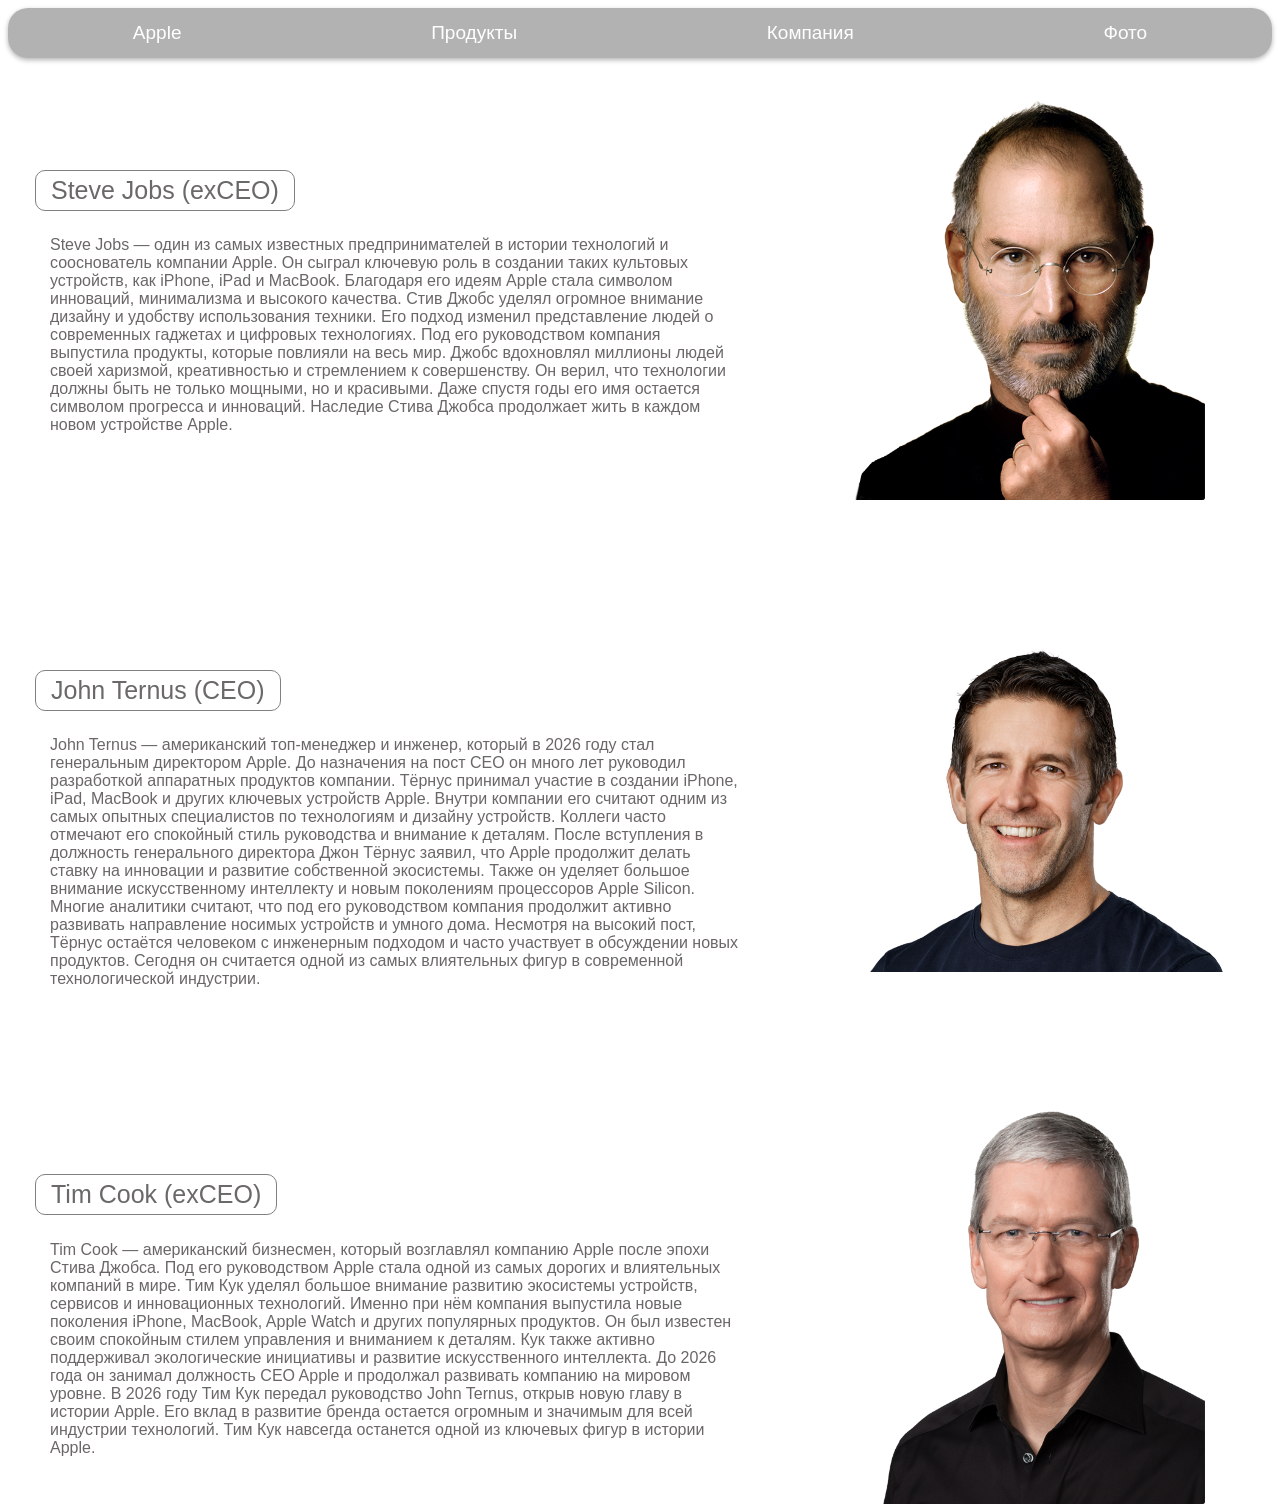
<file: company.html>
<!DOCTYPE html>
<html lang="en">
<head>
    <meta charset="UTF-8">
    <meta name="viewport" content="width=device-width, initial-scale=1.0">
    <title>Компания</title>
    <link rel="stylesheet" href="style.css">
</head>
<body>
  <nav>
        <a href="index.html">Apple</a>
        <a href="products.html">Продукты</a>
        <a href="company.html">Компания</a>
        <a href="photos.html">Фото</a>
    </nav>
    <main>
        <!-- <section class="ceo">
            <section class="johnternus">
                <p class="johnternusname">John Ternus (CEO)</p>
                <p class="johnternusbio">John Ternus — американский топ-менеджер и инженер, который в 2026 году стал генеральным директором Apple. До назначения на пост CEO он много лет руководил разработкой аппаратных продуктов компании. Тёрнус принимал участие в создании iPhone, iPad, MacBook и других ключевых устройств Apple. Внутри компании его считают одним из самых опытных специалистов по технологиям и дизайну устройств. Коллеги часто отмечают его спокойный стиль руководства и внимание к деталям. После вступления в должность генерального директора Джон Тёрнус заявил, что Apple продолжит делать ставку на инновации и развитие собственной экосистемы. Также он уделяет большое внимание искусственному интеллекту и новым поколениям процессоров Apple Silicon. Многие аналитики считают, что под его руководством компания продолжит активно развивать направление носимых устройств и умного дома. Несмотря на высокий пост, Тёрнус остаётся человеком с инженерным подходом и часто участвует в обсуждении новых продуктов. Сегодня он считается одной из самых влиятельных фигур в современной технологической индустрии.</p>
            </section>
            <section class="johnternusphoto"></section>
        </section> -->
        <section class="iphone">
            <section class="iphone-text">
                <p class="iphone-name">Steve Jobs (exCEO)</p>
                <p class="iphone-description">Steve Jobs — один из самых известных предпринимателей в истории технологий и сооснователь компании  Apple. Он сыграл ключевую роль в создании таких культовых устройств, как iPhone, iPad и MacBook. Благодаря его идеям Apple стала символом инноваций, минимализма и высокого качества. Стив Джобс уделял огромное внимание дизайну и удобству использования техники. Его подход изменил представление людей о современных гаджетах и цифровых технологиях. Под его руководством компания выпустила продукты, которые повлияли на весь мир. Джобс вдохновлял миллионы людей своей харизмой, креативностью и стремлением к совершенству. Он верил, что технологии должны быть не только мощными, но и красивыми. Даже спустя годы его имя остается символом прогресса и инноваций. Наследие Стива Джобса продолжает жить в каждом новом устройстве Apple.</p>
            </section>
            <section class="steve-logo">
                <a href="#" class="iphone-link"></a>
            </section>
        </section>
        <section class="iphone">
            <section class="iphone-text">
                <p class="iphone-name">John Ternus (CEO)</p>
                <p class="iphone-description">John Ternus — американский топ-менеджер и инженер, который в 2026 году стал генеральным директором Apple. До назначения на пост CEO он много лет руководил разработкой аппаратных продуктов компании. Тёрнус принимал участие в создании iPhone, iPad, MacBook и других ключевых устройств Apple. Внутри компании его считают одним из самых опытных специалистов по технологиям и дизайну устройств. Коллеги часто отмечают его спокойный стиль руководства и внимание к деталям. После вступления в должность генерального директора Джон Тёрнус заявил, что Apple продолжит делать ставку на инновации и развитие собственной экосистемы. Также он уделяет большое внимание искусственному интеллекту и новым поколениям процессоров Apple Silicon. Многие аналитики считают, что под его руководством компания продолжит активно развивать направление носимых устройств и умного дома. Несмотря на высокий пост, Тёрнус остаётся человеком с инженерным подходом и часто участвует в обсуждении новых продуктов. Сегодня он считается одной из самых влиятельных фигур в современной технологической индустрии.</p>
            </section>
            <section class="ternus-logo">
                <a href="#" class="iphone-link"></a>
            </section>
        </section>
        <section class="iphone">
            <section class="iphone-text">
                <p class="iphone-name">Tim Cook (exCEO)</p>
                <p class="iphone-description">Tim Cook — американский бизнесмен, который возглавлял компанию  Apple￼ после эпохи Стива Джобса. Под его руководством Apple стала одной из самых дорогих и влиятельных компаний в мире. Тим Кук уделял большое внимание развитию экосистемы устройств, сервисов и инновационных технологий. Именно при нём компания выпустила новые поколения iPhone, MacBook, Apple Watch и других популярных продуктов. Он был известен своим спокойным стилем управления и вниманием к деталям. Кук также активно поддерживал экологические инициативы и развитие искусственного интеллекта. До 2026 года он занимал должность CEO Apple и продолжал развивать компанию на мировом уровне. В 2026 году Тим Кук передал руководство John Ternus, открыв новую главу в истории Apple. Его вклад в развитие бренда остается огромным и значимым для всей индустрии технологий. Тим Кук навсегда останется одной из ключевых фигур в истории Apple.</p>
            </section>
            <section class="tim-logo">
                <a href="#" class="iphone-link"></a>
            </section>
        </section>
    </main>
    
</body>
</html>
</file>
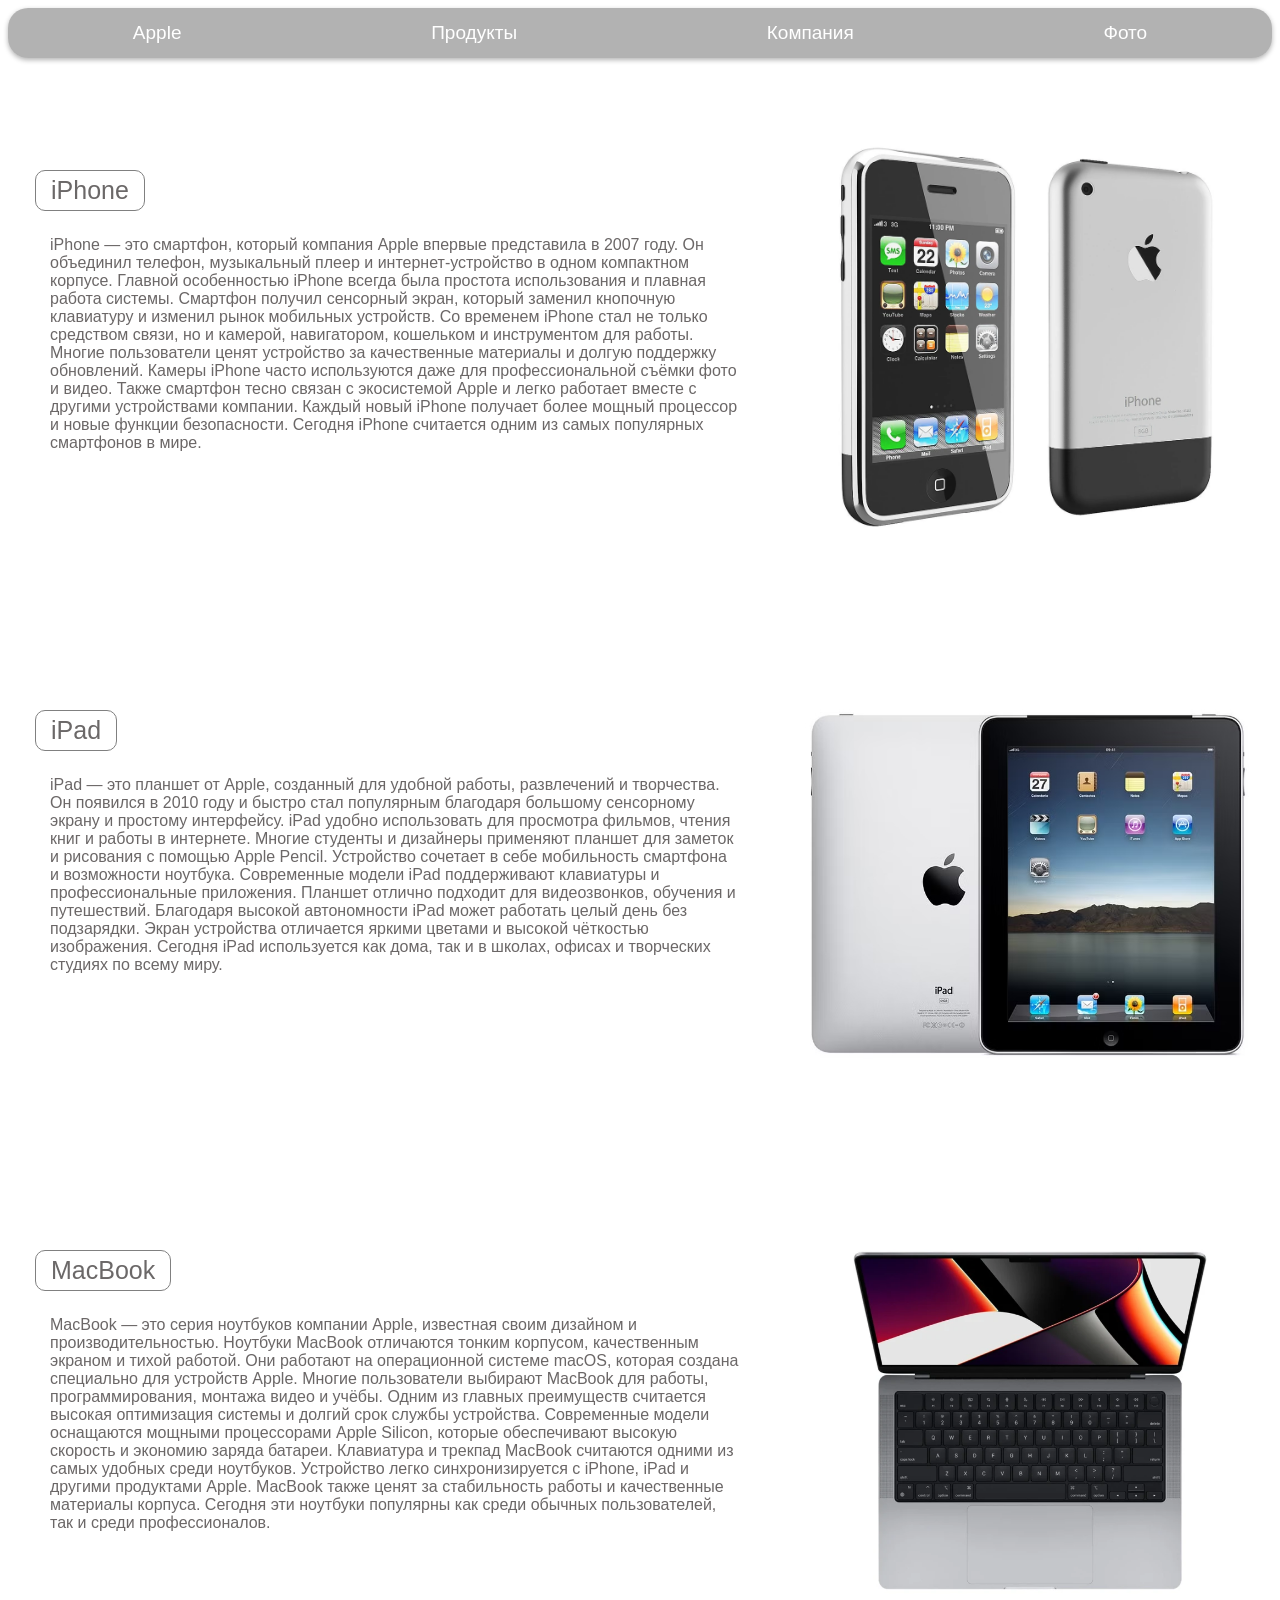
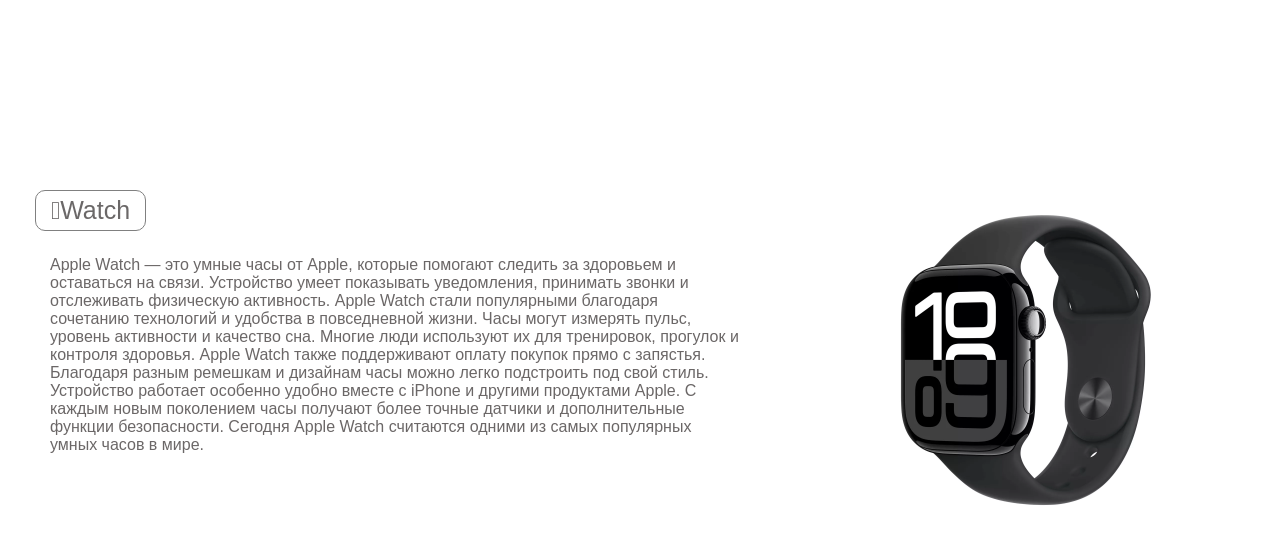
<file: products.html>
<!DOCTYPE html>
<html lang="en">
<head>
    <meta charset="UTF-8">
    <meta name="viewport" content="width=device-width, initial-scale=1.0">
    <title>Корпорация Apple</title>
    <link rel="stylesheet" href="style.css">
</head>
<body>
  <nav>
        <a href="index.html">Apple</a>
        <a href="products.html">Продукты</a>
        <a href="company.html">Компания</a>
        <a href="photos.html">Фото</a>
    </nav>
    <main>
        <section class="iphone">
            <section class="iphone-text">
                <p class="iphone-name">iPhone</p>
                <p class="iphone-description">iPhone — это смартфон, который компания Apple впервые представила в 2007 году. Он объединил телефон, музыкальный плеер и интернет-устройство в одном компактном корпусе. Главной особенностью iPhone всегда была простота использования и плавная работа системы. Смартфон получил сенсорный экран, который заменил кнопочную клавиатуру и изменил рынок мобильных устройств. Со временем iPhone стал не только средством связи, но и камерой, навигатором, кошельком и инструментом для работы. Многие пользователи ценят устройство за качественные материалы и долгую поддержку обновлений. Камеры iPhone часто используются даже для профессиональной съёмки фото и видео. Также смартфон тесно связан с экосистемой Apple и легко работает вместе с другими устройствами компании. Каждый новый iPhone получает более мощный процессор и новые функции безопасности. Сегодня iPhone считается одним из самых популярных смартфонов в мире.</p>
            </section>
            <section class="iphone-logo">
                <a href="#" class="iphone-link"></a>
            </section>
        </section>
        <section class="iphone">
            <section class="iphone-text">
                <p class="iphone-name">iPad</p>
                <p class="iphone-description">iPad — это планшет от Apple, созданный для удобной работы, развлечений и творчества. Он появился в 2010 году и быстро стал популярным благодаря большому сенсорному экрану и простому интерфейсу. iPad удобно использовать для просмотра фильмов, чтения книг и работы в интернете. Многие студенты и дизайнеры применяют планшет для заметок и рисования с помощью Apple Pencil. Устройство сочетает в себе мобильность смартфона и возможности ноутбука. Современные модели iPad поддерживают клавиатуры и профессиональные приложения. Планшет отлично подходит для видеозвонков, обучения и путешествий. Благодаря высокой автономности iPad может работать целый день без подзарядки. Экран устройства отличается яркими цветами и высокой чёткостью изображения. Сегодня iPad используется как дома, так и в школах, офисах и творческих студиях по всему миру.</p>
            </section>
            <section class="ipad-logo">
                <a href="#" class="iphone-link"></a>
            </section>
        </section>
        <section class="iphone">
            <section class="iphone-text">
                <p class="iphone-name">MacBook</p>
                <p class="iphone-description">MacBook — это серия ноутбуков компании Apple, известная своим дизайном и производительностью. Ноутбуки MacBook отличаются тонким корпусом, качественным экраном и тихой работой. Они работают на операционной системе macOS, которая создана специально для устройств Apple. Многие пользователи выбирают MacBook для работы, программирования, монтажа видео и учёбы. Одним из главных преимуществ считается высокая оптимизация системы и долгий срок службы устройства. Современные модели оснащаются мощными процессорами Apple Silicon, которые обеспечивают высокую скорость и экономию заряда батареи. Клавиатура и трекпад MacBook считаются одними из самых удобных среди ноутбуков. Устройство легко синхронизируется с iPhone, iPad и другими продуктами Apple. MacBook также ценят за стабильность работы и качественные материалы корпуса. Сегодня эти ноутбуки популярны как среди обычных пользователей, так и среди профессионалов.</p>
            </section>
            <section class="macbook-logo">
                <a href="#" class="iphone-link"></a>
            </section>
        </section>
        <section class="iphone">
            <section class="iphone-text">
                <p class="iphone-name">Watch</p>
                <p class="iphone-description">Apple Watch — это умные часы от Apple, которые помогают следить за здоровьем и оставаться на связи. Устройство умеет показывать уведомления, принимать звонки и отслеживать физическую активность. Apple Watch стали популярными благодаря сочетанию технологий и удобства в повседневной жизни. Часы могут измерять пульс, уровень активности и качество сна. Многие люди используют их для тренировок, прогулок и контроля здоровья. Apple Watch также поддерживают оплату покупок прямо с запястья. Благодаря разным ремешкам и дизайнам часы можно легко подстроить под свой стиль. Устройство работает особенно удобно вместе с iPhone и другими продуктами Apple. С каждым новым поколением часы получают более точные датчики и дополнительные функции безопасности. Сегодня Apple Watch считаются одними из самых популярных умных часов в мире.</p>
            </section>
            <section class="watch-logo">
                <a href="#" class="iphone-link"></a>
            </section>
        </section>
    </main>
 
</body>
</html>
</file>
<file: style.css>
body{
    margin: 0;
}
nav {
    position: fixed;
    top: 8px;
    left: 8px;
    right: 8px;
    /* width: 100%; */
    z-index: 1000;
    display: flex;
    justify-content: space-around;
    background-color: rgba(2, 2, 2, 0.3);
    height: 50px;
    align-items: center;
    box-shadow: 0px 2px 5px rgba(0, 0, 0, 0.3);
    backdrop-filter: blur(10px);
    -webkit-backdrop-filter: blur(10px);
    border-radius: 20px;
}
nav a {
    color: white;
    font-family: Helvetica;
    font-size: 19px;
    text-decoration: none;
    font-weight: 200;
}
.hero-logo{
    display: flex;
    margin-top: 80px;
    justify-content: center;
    align-items: center;
}
.hero-logo img{
    width: 8%;
    height: auto;
}
.about{
    display: flex;
    margin-top: 80px;
    margin-left: 40px;
    margin-right: 40px;
    /* border: 1px solid rgb(199, 196, 196);
    border-radius: 15px; */
}
.about p{
    color: rgb(90, 88, 88);
    font-family: Helvetica;
    font-size: 17px;
    font-weight: 100;
    text-align: center;
}
.hero-picture img{
    max-width: 100%;
    height: auto;
}
.quote{
    display: flex;
    justify-content: flex-end;
    padding-right: 80px;
    align-items: center;
    margin-top: 80px;
    height: 100vh;
    background-size: cover;
    background-image: url(back1.jpg);
}
.quote p{
    max-width: 550px;
    text-align: right;
    color: rgb(248, 243, 243);
    font-family: Helvetica;
    font-weight: 100;
    font-size: 25px;
    text-shadow: 0 2px 10px rgba(0, 0, 0, 0.5);
}
 .iphone{
    display: flex;
    /* align-items:center; */
    justify-content:space-between;
    margin-top: 80px;
    margin-left: 10px;
    gap: 40px;
    /* border: 1px solid red; */
 }
.iphone-text{
    margin-top: 50px;
    flex: 1;
    flex-direction: column;
}
.iphone-name{
    display: block;
    color: rgb(107, 104, 104);
    font-family: Helvetica;
    font-size: 25px;
    font-weight: 500;
    margin-top: 40px;
    margin-left: 25px;
    border: solid gray;
    border-radius: 10px;
    border-width: 1px;
    padding: 5px 15px;
    width: fit-content;
    /* border: 1px solid orange; */
}
.iphone-description{
    display: block;
    font-family: Helvetica;
    justify-content:flex-end;
    font-size: 16px;
    font-weight: 100;
    margin-left: 40px;
    color: rgb(107, 103, 103);
    /* border: 1px solid yellowgreen; */
}
.iphone-logo{
    width: 500px;
    height: 400px;
    margin-top: 60px;
    background-image: url(iphone2g.jpg);
    background-size: contain;
    background-repeat: no-repeat;
    background-position: center;
    /* border: 1px solid gray; */
}
.ipad-logo{
    width: 500px;
    height: 400px;
    margin-top: 60px;
    background-image: url(ipad.jpg);
    background-size: contain;
    background-repeat: no-repeat;
    background-position: center;
    /* border: 1px solid gray; */
}
.macbook-logo{
    width: 500px;
    height: 400px;
    margin-top: 60px;
    background-image: url(macb.jpg);
    background-size: contain;
    background-repeat: no-repeat;
    background-position: center;
    /* border: 1px solid gray; */
}
.watch-logo{
    width: 500px;
    height: 400px;
    margin-top: 60px;
    background-image: url(watch.webp);
    background-size: contain;
    background-repeat: no-repeat;
    background-position: center;
    /* border: 1px solid gray; */
}
.ceo{
    display: flex;
    justify-content: space-between;
    align-items: flex-start;
    margin-left: 10px;
    gap: 40px;
}
.johnternus{
    display: flex;
    flex: 1;
    margin-top: 80px;
    /* margin-left: 40px; */
    height: 500px;
    justify-content:flex-start;
    /* border: 1px solid orange; */
    flex-direction: column;
}
.johnternusbio{
    display: block;
    font-family: Helvetica;
    justify-content:flex-end;
    font-size: 16px;
    font-weight: 100;
    margin-left: 40px;
    color: rgb(107, 103, 103);

    /* margin: 0px;
    font-family: Helvetica;
    color: rgb(105, 102, 102); */
    /* border: 1px solid red; */
}
.johnternusname{
    /* color: rgb(107, 104, 104);
    font-family: Helvetica;
    font-size: 25px;
    font-weight: 500;
    margin: 40px 0px 10px 25px;
    border: solid gray;
    border-radius: 10px;
    border-width: 1px;
    padding: 5px 15px;
    width: fit-content;
    height: fit-content; */
    display: block;
    color: rgb(107, 104, 104);
    font-family: Helvetica;
    font-size: 25px;
    font-weight: 500;
    margin-top: 40px;
    margin-left: 25px;
    border: solid gray;
    border-radius: 10px;
    border-width: 1px;
    padding: 5px 15px;
    width: fit-content;

    /* border: 1px solid rgb(212, 65, 65); */
}
.johnternusphoto{
    flex: 1;
    margin-top: 80px;
    background-image: url(jt.jpg);
    /* width: 400px; */
    height: 500px;
    background-size: cover;
    background-position: center;
    /* border: 1px solid gray; */
}
.steve-logo{
    width: 500px;
    height: 400px;
    margin-top: 20px;
    background-image: url(sj.png);
    background-size: contain;
    background-repeat: no-repeat;
    background-position: center;
    /* border: 1px solid gray; */
}
.ternus-logo{
    width: 500px;
    height: 400px;
    margin-top: 20px;
    background-image: url(jt2.png);
    background-size: contain;
    background-repeat: no-repeat;
    background-position: center;
    /* border: 1px solid gray; */
}
.tim-logo{
    width: 500px;
    height: 400px;
    margin-top: 20px;
    background-image: url(tc.png);
    background-size: contain;
    background-repeat: no-repeat;
    background-position: center;
    /* border: 1px solid gray; */
}
</file>
